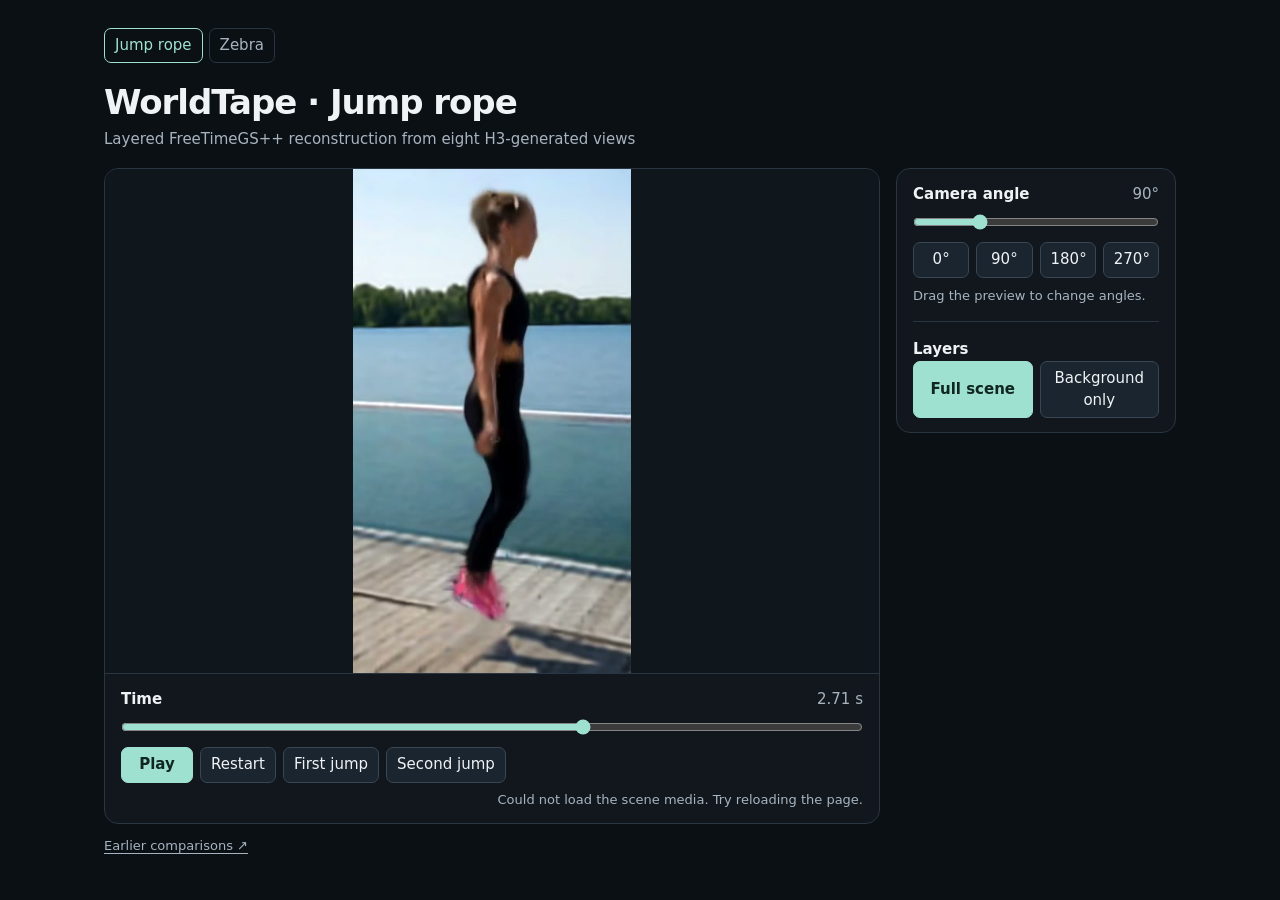
<file: index.html>
<!doctype html>
<html lang="en">
<head>
<meta charset="utf-8">
<meta name="viewport" content="width=device-width, initial-scale=1">
<meta name="description" content="Explore the layered WorldTape jump-rope reconstruction across 32 viewpoints and a synchronized timeline.">
<link rel="preload" as="image" href="assets/layered-jump-rope/poster_f065.jpg">
<title>WorldTape · Jump-rope reconstruction</title>
<link rel="stylesheet" href="demo-nav.css">
<link rel="stylesheet" href="demo-layout.css">
</head>
<body>
<main>
  <nav class="demo-nav" aria-label="Reconstruction demos">
    <a href="./" aria-current="page">Jump rope</a>
    <a href="zebra.html">Zebra</a>
  </nav>
  <header>
    <h1>WorldTape · Jump rope</h1>
    <p>Layered FreeTimeGS++ reconstruction from eight H3-generated views</p>
  </header>
  <div class="layout">
    <div class="player">
      <section class="stage" aria-label="Layered scene preview">
        <canvas id="view" width="352" height="640" aria-label="Reconstructed jumper. Drag left or right or use the camera slider to change angle."></canvas>
        <video id="atlas" preload="auto" muted playsinline loop src="assets/layered-jump-rope/angles-lite.mp4"></video>
      </section>
      <section class="timeline" aria-label="Playback">
        <div class="row"><label for="time"><strong>Time</strong></label><output id="time-value" for="time">2.71 s</output></div>
        <input class="range" id="time" type="range" min="0" max="104" value="65">
        <div class="timeline-actions">
          <button id="play" type="button">Play</button>
          <button id="restart" type="button">Restart</button>
          <button type="button" data-frame="65">First jump</button>
          <button type="button" data-frame="88">Second jump</button>
          <p id="status" role="status">Loading reconstruction…</p>
        </div>
      </section>
    </div>
    <aside class="controls" aria-label="View settings">
      <div class="section">
        <div class="row"><label for="angle"><strong>Camera angle</strong></label><output id="angle-value" for="angle">90°</output></div>
        <input class="range" id="angle" type="range" min="0" max="31" value="8">
        <div class="buttons angles">
          <button type="button" data-angle="0">0°</button>
          <button type="button" data-angle="8">90°</button>
          <button type="button" data-angle="16">180°</button>
          <button type="button" data-angle="24">270°</button>
        </div>
        <p class="hint">Drag the preview to change angles.</p>
      </div>
      <div class="section">
        <div class="row"><h2>Layers</h2></div>
        <div class="buttons">
          <button id="combined" type="button" aria-pressed="true">Full scene</button>
          <button id="background" type="button" aria-pressed="false">Background only</button>
        </div>
      </div>
    </aside>
  </div>
  <footer><a href="comparison.html">Earlier comparisons ↗</a></footer>
</main>
<script>
"use strict";
const $ = id => document.getElementById(id);
const video = $("atlas"), view = $("view"), ctx = view.getContext("2d");
const angleInput = $("angle"), timeInput = $("time");
const angleValue = $("angle-value"), timeValue = $("time-value");
const status = $("status"), play = $("play");
const backdrop = new Image(), poster = new Image();
const fps = 24, frames = 105, count = 32, columns = 8;
const tileWidth = 192, tileHeight = 348;
const { width, height } = view;
let angle = 8, frame = 65, layer = "combined", pending = 65, drag = null;
let ready = false, drawTicket = 0, seekTicket = 0;
let lastAngle = -1, lastFrame = -1, painted = false;
const readyMessage = "32 rendered viewpoints · 24 fps";
function updateLabels() {
  const degrees = String(Number((angle * 360 / count).toFixed(2)));
  const seconds = (frame / fps).toFixed(2) + " s";
  if (lastAngle !== angle) {
    angleValue.textContent = degrees + "°";
    angleInput.setAttribute("aria-valuetext", degrees + " degrees");
    angleInput.value = angle;
    lastAngle = angle;
  }
  if (lastFrame !== frame) {
    timeValue.textContent = seconds;
    timeInput.setAttribute("aria-valuetext", seconds);
    timeInput.value = frame;
    lastFrame = frame;
  }
}
function draw() {
  drawTicket = 0;
  const media = layer === "background" ? backdrop : video;
  const missing = media === video ? (video.readyState < 2 || video.seeking) : !backdrop.naturalWidth;
  if (missing) {
    if (!painted && poster.naturalWidth) {
      ctx.drawImage(poster, 0, 0, width, height);
      painted = true;
    }
    return;
  }
  const x = (angle % columns) * tileWidth, y = Math.floor(angle / columns) * tileHeight;
  ctx.drawImage(media, x, y, tileWidth, tileHeight, 0, 0, width, height);
  painted = true;
}
function requestDraw() {
  if (!drawTicket) drawTicket = requestAnimationFrame(draw);
}
function setAngle(value) {
  const next = ((Number(value) % count) + count) % count;
  if (next === angle) return;
  angle = next;
  updateLabels();
  requestDraw();
}
function flushSeek() {
  if (!video.duration || video.seeking || pending === null) return;
  const target = Math.min(video.duration - .001, pending / fps + .002);
  pending = null;
  if (Math.abs(video.currentTime - target) > .001) video.currentTime = target;
  else requestDraw();
}
function seek(value) {
  frame = Math.max(0, Math.min(frames - 1, Number(value)));
  pending = frame;
  updateLabels();
  if (!seekTicket) seekTicket = requestAnimationFrame(() => {
    seekTicket = 0;
    flushSeek();
  });
}
function tick(_, metadata) {
  if (pending === null && !video.paused && !video.seeking) {
    const actual = metadata ? metadata.mediaTime : video.currentTime;
    const next = Math.min(frames - 1, Math.floor(actual * fps + .005));
    if (frame !== next) {
      frame = next;
      updateLabels();
    }
  }
  if (layer === "combined") requestDraw();
  if ("requestVideoFrameCallback" in video) video.requestVideoFrameCallback(tick);
}
function stopPlayback() {
  video.pause();
  play.textContent = "Play";
}
video.addEventListener("loadedmetadata", () => seek(pending ?? frame));
video.addEventListener("canplay", () => {
  ready = true;
  if (layer === "combined") status.textContent = readyMessage;
  requestDraw();
});
video.addEventListener("seeked", () => {
  flushSeek();
  requestDraw();
});
video.addEventListener("error", () => {
  status.textContent = "Could not load the scene media. Try reloading the page.";
});
if ("requestVideoFrameCallback" in video) video.requestVideoFrameCallback(tick);
else video.addEventListener("timeupdate", () => tick());
backdrop.onload = () => {
  status.textContent = readyMessage;
  requestDraw();
};
backdrop.onerror = () => { status.textContent = "Could not load the background layer."; };
poster.onload = requestDraw;
poster.src = "assets/layered-jump-rope/poster_f065.jpg";
angleInput.addEventListener("input", e => setAngle(e.target.value));
timeInput.addEventListener("input", e => {
  stopPlayback();
  seek(e.target.value);
});
document.querySelectorAll("[data-angle]").forEach(el => el.addEventListener("click", () => setAngle(el.dataset.angle)));
document.querySelectorAll("[data-frame]").forEach(el => el.addEventListener("click", () => {
  stopPlayback();
  seek(el.dataset.frame);
}));
$("restart").addEventListener("click", () => seek(0));
play.addEventListener("click", async () => {
  if (!ready) return;
  if (!video.paused) return stopPlayback();
  try { await video.play(); play.textContent = "Pause"; }
  catch { status.textContent = "Playback failed. Try reloading the page."; }
});
for (const name of ["combined", "background"]) $(name).addEventListener("click", () => {
  layer = name;
  $("combined").setAttribute("aria-pressed", String(name === "combined"));
  $("background").setAttribute("aria-pressed", String(name === "background"));
  if (name === "background" && !backdrop.src) {
    status.textContent = "Loading background…";
    backdrop.src = "assets/layered-jump-rope/background-lite.jpg";
  } else if (name === "combined" && ready) {
    status.textContent = readyMessage;
  }
  requestDraw();
});
view.addEventListener("pointerdown", e => {
  if (e.button !== 0) return;
  drag = {x:e.clientX, angle};
  view.setPointerCapture(e.pointerId);
  view.classList.add("dragging");
});
view.addEventListener("pointermove", e => {
  if (drag) setAngle(drag.angle + Math.round((e.clientX - drag.x) / 10));
});
for (const name of ["pointerup", "pointercancel", "lostpointercapture"]) view.addEventListener(name, () => {
  drag = null;
  view.classList.remove("dragging");
});
updateLabels();
</script>
</body>
</html>
</file>
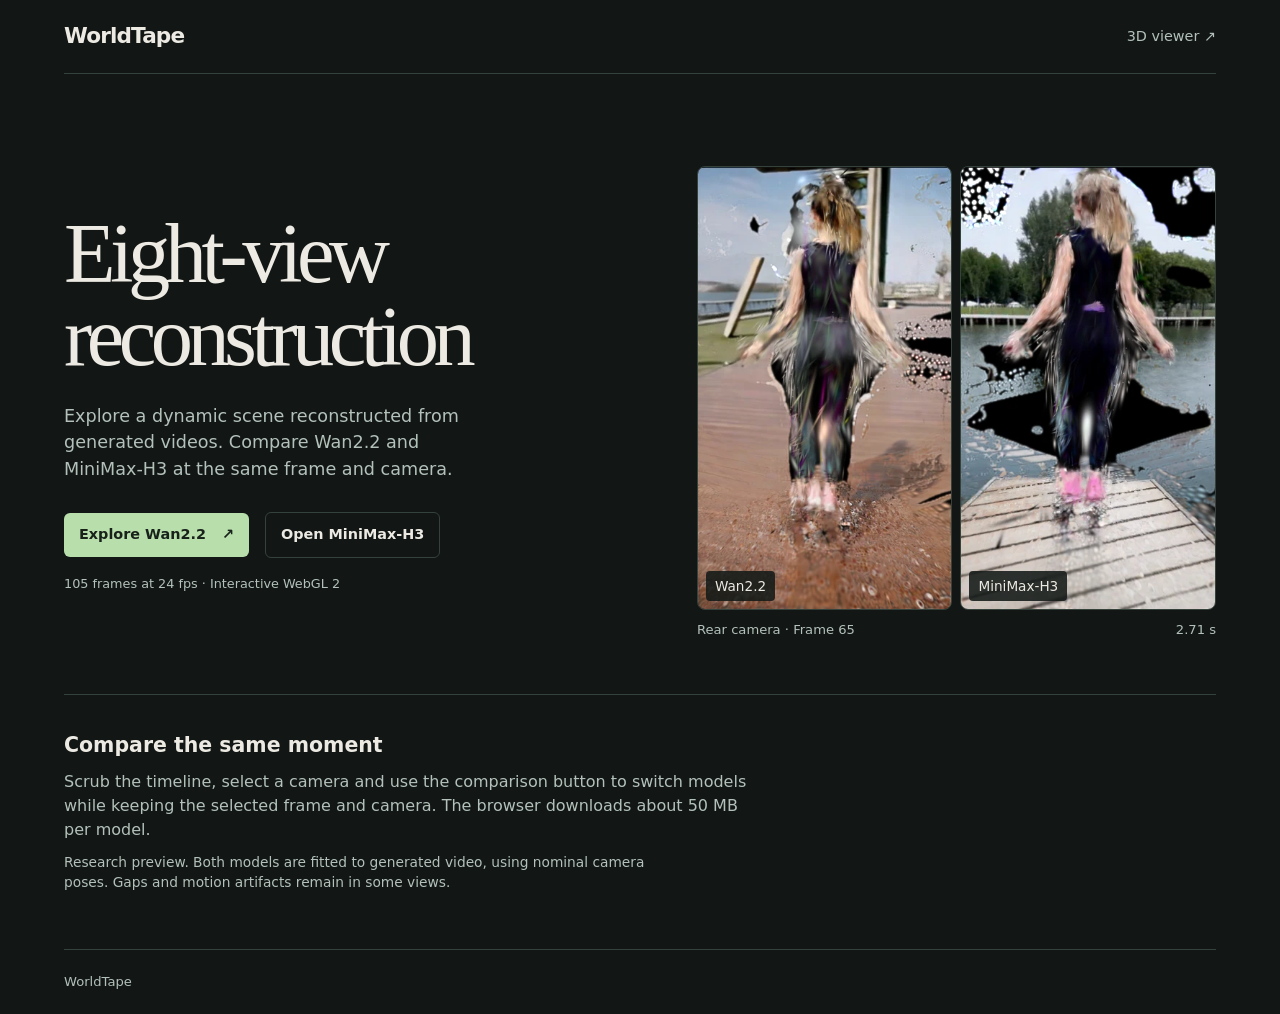
<file: comparison.html>
<!doctype html>
<html lang="en">
<head>
  <meta charset="utf-8">
  <meta name="viewport" content="width=device-width, initial-scale=1">
  <meta name="description" content="Compare Wan2.2 and MiniMax-H3 dynamic scene reconstructions at the same time and viewpoint.">
  <title>WorldTape · Interactive Reconstruction</title>
  <link rel="stylesheet" href="home.css">
</head>
<body>
  <header class="site-header">
    <a class="brand" href="./">WorldTape</a>
    <a href="viewer.html?asset=wan-ring8">3D viewer <span aria-hidden="true">↗</span></a>
  </header>
  <main>
    <section class="hero" aria-labelledby="title">
      <div class="intro">
        <h1 id="title">Eight-view<br>reconstruction</h1>
        <p>Explore a dynamic scene reconstructed from generated videos. Compare Wan2.2 and MiniMax-H3 at the same frame and camera.</p>
        <div class="actions">
          <a class="primary" href="viewer.html?asset=wan-ring8&amp;frame=65&amp;camera=3">Explore Wan2.2 <span aria-hidden="true">↗</span></a>
          <a class="secondary" href="viewer.html?asset=h3-ring8&amp;frame=65&amp;camera=3">Open MiniMax-H3</a>
        </div>
        <p class="metadata">105 frames at 24 fps · Interactive WebGL 2</p>
      </div>
      <figure class="comparison">
        <div class="stills">
          <a href="viewer.html?asset=wan-ring8&amp;frame=65&amp;camera=5">
            <img src="images/wan-180.webp" width="352" height="614" alt="Wan2.2 rear-view reconstruction of the person jumping rope">
            <span>Wan2.2</span>
          </a>
          <a href="viewer.html?asset=h3-ring8&amp;frame=65&amp;camera=5">
            <img src="images/h3-180.webp" width="352" height="614" alt="MiniMax-H3 rear-view reconstruction at the same frame">
            <span>MiniMax-H3</span>
          </a>
        </div>
        <figcaption>Rear camera · Frame 65 <span>2.71 s</span></figcaption>
      </figure>
    </section>
    <section class="notes" aria-label="How to compare">
      <h2>Compare the same moment</h2>
      <p>Scrub the timeline, select a camera and use the comparison button to switch models while keeping the selected frame and camera. The browser downloads about <span id="download-size">50 MB</span> per model.</p>
      <p class="scope">Research preview. Both models are fitted to generated video, using nominal camera poses. Gaps and motion artifacts remain in some views.</p>
    </section>
  </main>
  <footer>WorldTape</footer>
</body>
</html>
</file>
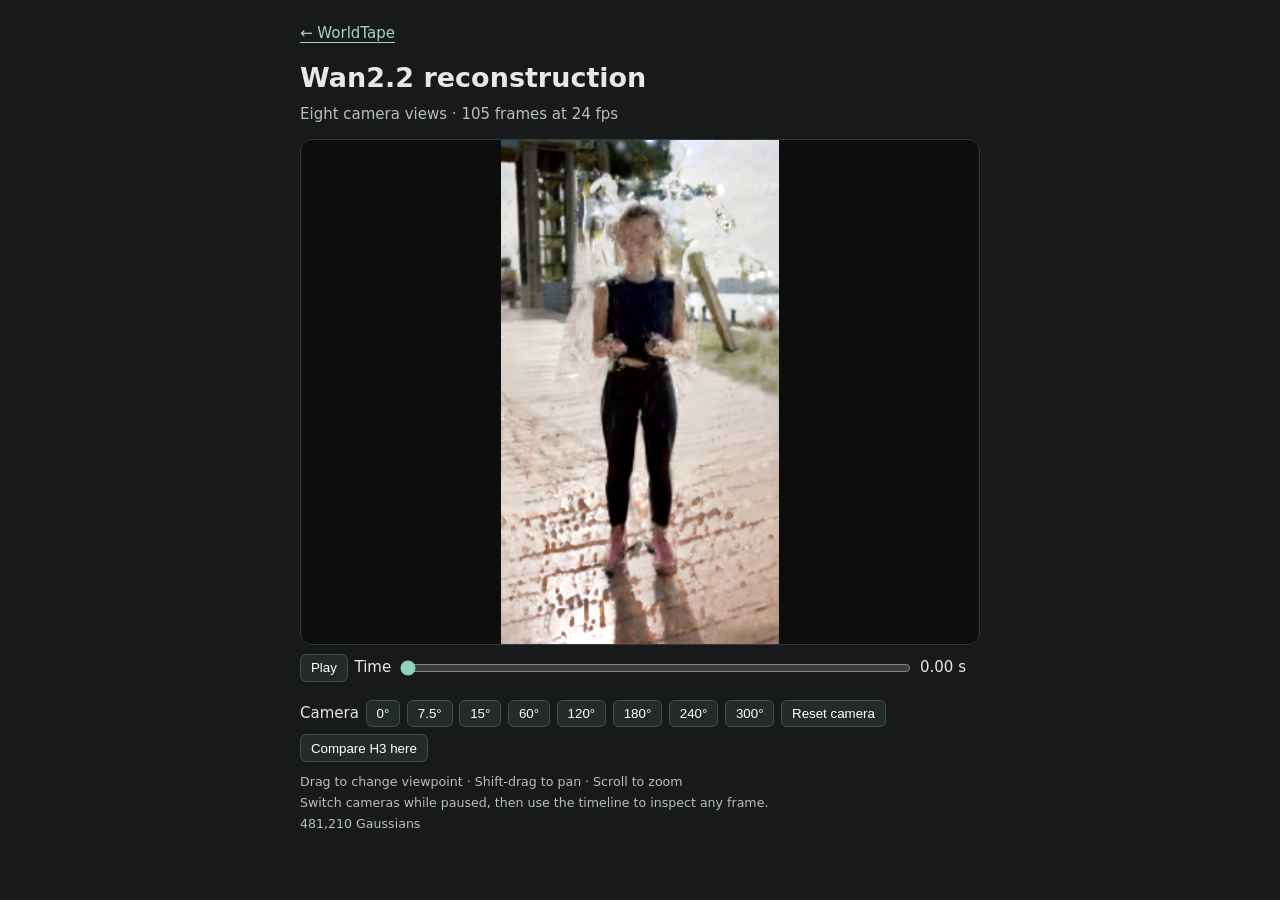
<file: viewer.html>
<!doctype html>
<html lang="en">
<head>
  <meta charset="utf-8">
  <meta name="viewport" content="width=device-width, initial-scale=1">
  <title>WorldTape · 3D viewer</title>
  <link rel="stylesheet" href="viewer.css">
</head>
<body>
  <main>
    <header>
      <a class="back" href="./">← WorldTape</a>
      <h1>3D viewer</h1>
      <p id="sceneLabel">Eight camera views · 105 frames at 24 fps</p>
    </header>
    <div class="stage" id="stage">
      <canvas id="scene" aria-label="Dynamic 3D reconstruction"></canvas>
      <p id="load" role="status">Loading reconstruction…</p>
    </div>
    <section aria-label="Playback controls">
      <div class="controls time-controls">
        <button id="play" type="button" disabled>Play</button>
        <label for="time">Time</label>
        <input id="time" type="range" min="0" max="0" value="0" step="1" disabled>
        <output id="timeLabel">0.00 s</output>
      </div>
    </section>
    <section aria-label="Camera controls">
      <div class="controls">
        <span>Camera</span>
        <button type="button" id="reset" disabled>Reset camera</button>
      </div>
      <p class="hint" id="cameraHint">Drag to change viewpoint · Shift-drag to pan · Scroll to zoom</p>
      <p class="hint" id="coverageHint"></p>
      <p id="diagnostics" class="hint"></p>
    </section>
  </main>
  <script type="module" src="viewer.js"></script>
</body>
</html>
</file>
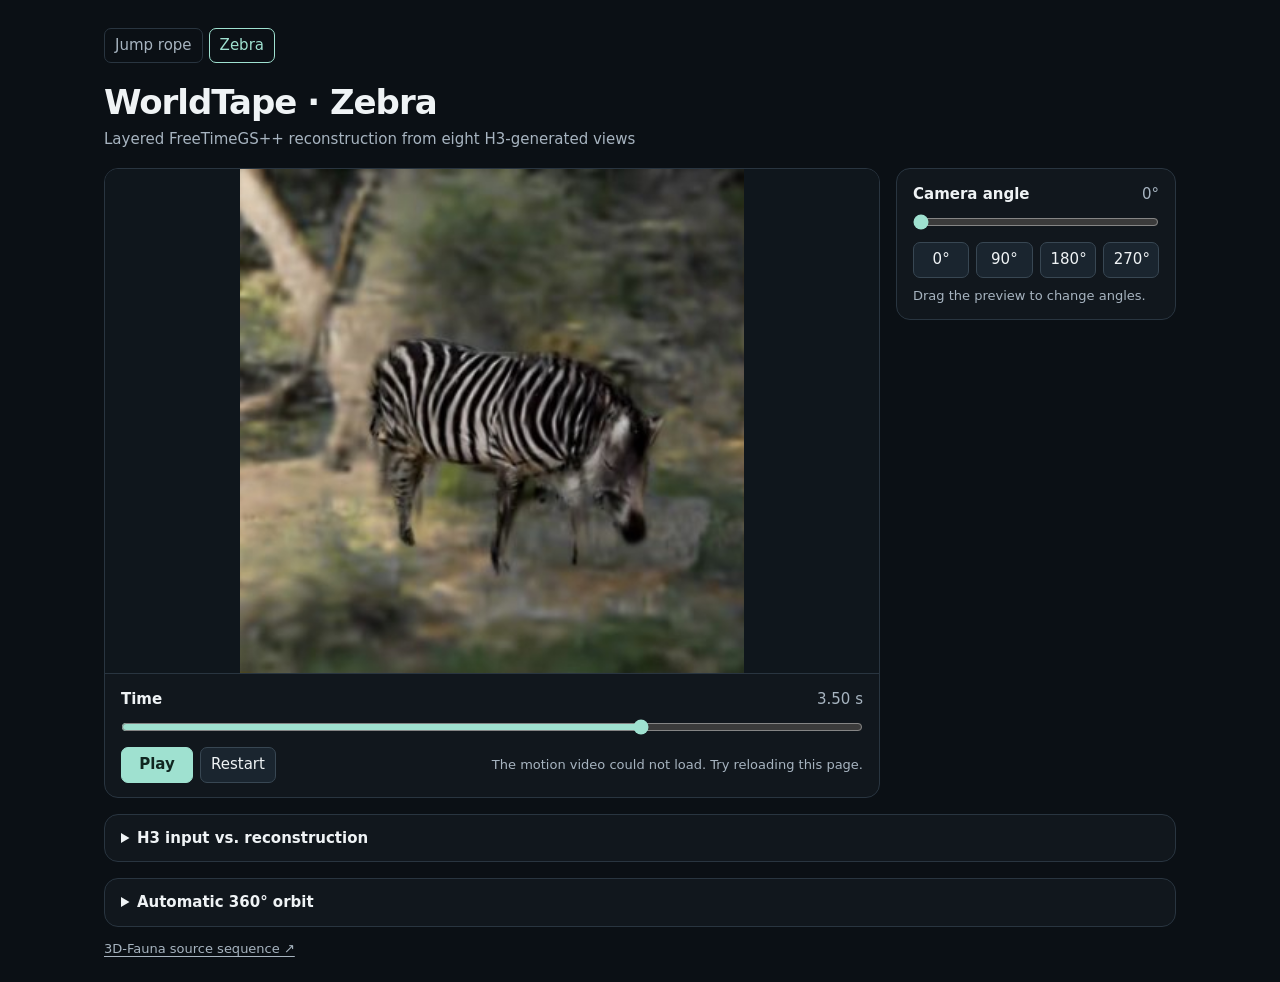
<file: zebra.html>
<!doctype html>
<html lang="en">
<head>
<meta charset="utf-8">
<meta name="viewport" content="width=device-width, initial-scale=1">
<meta name="description" content="Explore the WorldTape zebra reconstruction in 360 degrees and compare it with the H3 input views.">
<title>WorldTape · Zebra reconstruction</title>
<link rel="stylesheet" href="demo-nav.css">
<link rel="preload" as="image" href="assets/layered-zebra/poster.jpg">
<link rel="stylesheet" href="demo-layout.css">
</head>
<body class="zebra">
<main>
  <nav class="demo-nav" aria-label="Reconstruction demos">
    <a href="./">Jump rope</a>
    <a href="zebra.html" aria-current="page">Zebra</a>
  </nav>
  <header>
    <h1>WorldTape · Zebra</h1>
    <p>Layered FreeTimeGS++ reconstruction from eight H3-generated views</p>
  </header>
  <div class="layout">
    <div class="player">
      <section class="stage" aria-label="Zebra reconstruction">
        <canvas id="view" width="320" height="320" aria-label="Reconstructed zebra. Drag horizontally to change the camera."></canvas>
        <video id="motion" preload="auto" muted playsinline loop aria-hidden="true" src="assets/layered-zebra/motion-atlas.mp4"></video>
      </section>
      <section class="timeline" aria-label="Playback">
        <div class="row"><label for="time"><strong>Time</strong></label><output id="time-value" for="time">3.50 s</output></div>
        <input class="range" id="time" type="range" min="0" max="119" value="84" aria-valuetext="3.50 seconds">
        <div class="timeline-actions">
          <button id="play" type="button">Play</button>
          <button id="restart" type="button">Restart</button>
          <p id="status" role="status">Loading motion…</p>
        </div>
      </section>
    </div>
    <aside class="controls" aria-label="View settings">
      <div class="section">
        <div class="row"><label for="angle"><strong>Camera angle</strong></label><output id="angle-value" for="angle">0°</output></div>
        <input class="range" id="angle" type="range" min="0" max="23" value="0" aria-valuetext="0 degrees">
        <div class="buttons angles">
          <button type="button" data-angle="0">0°</button>
          <button type="button" data-angle="6">90°</button>
          <button type="button" data-angle="12">180°</button>
          <button type="button" data-angle="18">270°</button>
        </div>
        <p class="hint">Drag the preview to change angles.</p>
      </div>
    </aside>
  </div>
  <details>
    <summary>H3 input vs. reconstruction</summary>
    <p>H3 input on top and reconstructed views below, at four fixed cameras.</p>
    <video controls muted playsinline preload="none" src="assets/layered-zebra/comparison.mp4" aria-label="Four fixed views comparing H3 input to the reconstruction"></video>
  </details>
  <details>
    <summary>Automatic 360° orbit</summary>
    <video controls muted playsinline preload="none" src="assets/layered-zebra/orbit.mp4" aria-label="Five-second orbit with synchronized motion"></video>
  </details>
  <footer><a href="https://kyleleey.github.io/3DFauna/">3D-Fauna source sequence ↗</a></footer>
</main>
<script src="zebra-player.js" defer></script>
</body>
</html>
</file>
<file: demo-nav.css>
.demo-nav{display:flex;flex-wrap:wrap;gap:6px;margin-bottom:14px}
.demo-nav a{padding:5px 10px;border:1px solid var(--line);border-radius:7px;color:var(--muted);text-decoration:none}
.demo-nav a:hover{border-color:var(--accent);color:var(--ink)}
.demo-nav a[aria-current="page"]{border-color:var(--accent);color:var(--accent)}
.demo-nav a:focus-visible{outline:2px solid var(--accent);outline-offset:3px}
</file>
<file: demo-layout.css>
:root {
  color-scheme: dark;
  --surface: #11171d;
  --line: #293540;
  --muted: #a7b4c0;
  --ink: #eff3f5;
  --accent: #9fe1d0;
}
* { box-sizing: border-box; }
body { margin: 0; background: #0b1015; color: var(--ink); font: 15px/1.5 system-ui, sans-serif; }
main { max-width: 1120px; margin: 0 auto; padding: 28px 24px 24px; }
header { margin-bottom: 18px; }
h1, h2, p { margin: 0; }
h1 { font-size: clamp(22px, 3.2vw, 34px); font-weight: 650; letter-spacing: -.03em; }
h2 { font-size: 15px; font-weight: 650; }
p, output { color: var(--muted); }
.layout { display: grid; grid-template-columns: minmax(0, 1fr) minmax(245px, 280px); align-items: start; gap: 16px; }
.player, .controls, details { background: var(--surface); border: 1px solid var(--line); border-radius: 14px; min-width: 0; }
.player { overflow: hidden; }
.stage { position: relative; display: grid; grid-template-rows: minmax(0, 1fr); place-items: center; height: clamp(260px, 56vh, 540px); overflow: hidden; background: #0f161c; }
.stage canvas { display: block; width: auto; height: 100%; max-width: 100%; object-fit: contain; cursor: grab; touch-action: pan-y; }
.stage canvas.dragging { cursor: grabbing; }
.stage video { position: absolute; width: 1px; height: 1px; opacity: 0; pointer-events: none; }
.zebra .stage canvas { background: center / contain no-repeat url("assets/layered-zebra/poster.jpg"); }
.controls, .timeline { padding: 14px 16px; }
.timeline { border-top: 1px solid var(--line); }
.section + .section { border-top: 1px solid var(--line); margin-top: 16px; padding-top: 16px; }
.row { display: flex; justify-content: space-between; align-items: center; gap: 10px; }
output { font-variant-numeric: tabular-nums; }
.buttons { display: grid; gap: 7px; grid-template-columns: repeat(2, minmax(0, 1fr)); }
.angles { grid-template-columns: repeat(4, minmax(0, 1fr)); }
.timeline-actions { display: flex; flex-wrap: wrap; align-items: center; gap: 7px; }
button { border: 1px solid #384753; border-radius: 7px; background: #1a252f; color: var(--ink); font: inherit; min-height: 36px; padding: 5px 10px; cursor: pointer; }
button:hover { border-color: var(--accent); }
button[aria-pressed="true"], #play { background: var(--accent); border-color: var(--accent); color: #102620; font-weight: 650; }
#play { min-width: 72px; }
button:focus-visible, input:focus-visible, summary:focus-visible { outline: 2px solid var(--accent); outline-offset: 3px; }
.range { display: block; width: 100%; margin: 8px 0 12px; accent-color: var(--accent); }
.hint, #status { font-size: 13px; }
.hint { margin-top: 8px; }
#status { margin-left: auto; }
details { margin-top: 16px; padding: 12px 16px; }
summary { cursor: pointer; font-weight: 650; }
details p { margin-top: 8px; }
details video { display: block; width: 100%; max-height: 66vh; margin-top: 8px; }
footer { margin-top: 12px; font-size: 13px; }
footer a { color: var(--muted); text-underline-offset: 3px; }
@media (max-width: 700px) {
  main { padding: 16px 12px; }
  .layout { grid-template-columns: minmax(0, 1fr); }
  .stage { height: clamp(232px, 48vh, 400px); }
  #status { flex-basis: 100%; margin-left: 0; }
}
</file>
<file: home.css>
:root {
  color: #eceae2;
  background: #121716;
  color-scheme: dark;
  font: 16px/1.5 system-ui, sans-serif;
  --quiet: #b3c1ba;
  --green: #b8dfab;
  --edge: #35413b;
}
* { box-sizing: border-box; }
body { margin: 0; }
a { color: inherit; text-underline-offset: .25em; }
a:focus-visible { outline: 2px solid var(--green); outline-offset: 4px; }
.site-header, main, footer { width: min(1152px, calc(100% - 48px)); margin: auto; }
.site-header { display: flex; align-items: center; justify-content: space-between; min-height: 74px; border-bottom: 1px solid var(--edge); }
.site-header a { text-decoration: none; }
.site-header a:hover { color: var(--green); }
.brand { font-weight: 700; letter-spacing: -.04em; font-size: 1.35rem; }
.site-header a:last-child { color: var(--quiet); font-size: .9rem; }
.hero { display: grid; grid-template-columns: 1.05fr 1fr; align-items: center; gap: clamp(24px, 7vw, 88px); padding: clamp(40px, 8vw, 92px) 0 54px; }
h1 { margin: 0 0 24px; font: 500 clamp(3.1rem, 6.6vw, 6.45rem)/.98 Georgia, serif; letter-spacing: -.065em; }
.intro > p { color: var(--quiet); max-width: 36ch; margin: 0; font-size: 1.1rem; }
.actions { display: flex; flex-wrap: wrap; align-items: center; gap: 16px; margin-top: 30px; }
.actions a { display: inline-flex; align-items: center; gap: 16px; font-size: .9rem; font-weight: 600; padding: 11px 15px; border-radius: 6px; }
.actions .primary { color: #18221b; background: var(--green); text-decoration: none; }
.actions .secondary { border: 1px solid var(--edge); text-decoration: none; }
.actions .primary:hover { background: #d1f4c5; }
.actions .secondary:hover { border-color: var(--green); color: var(--green); }
.intro .metadata { margin-top: 16px; font-size: .8rem; }
.comparison { margin: 0; }
.stills { display: grid; grid-template-columns: repeat(2, minmax(0, 1fr)); gap: 8px; }
.stills a { display: block; position: relative; border: 1px solid var(--edge); border-radius: 8px; overflow: hidden; }
.stills img { display: block; width: 100%; height: auto; }
.stills span { position: absolute; left: 8px; bottom: 8px; border-radius: 4px; background: #141a17df; padding: 5px 9px; font-size: clamp(.69rem, 1.2vw, .85rem); }
figcaption { display: flex; justify-content: space-between; color: var(--quiet); margin-top: 10px; font-size: .82rem; }
.notes { border-top: 1px solid var(--edge); padding: 35px 0 48px; }
.notes h2 { margin: 0 0 9px; font-size: 1.28rem; font-weight: 580; }
.notes p { margin: .6em 0; max-width: 69ch; color: var(--quiet); }
.notes .scope { font-size: .86rem; }
footer { border-top: 1px solid var(--edge); color: var(--quiet); font-size: .82rem; padding: 22px 0; }
@media (max-width: 760px) {
  .site-header, main, footer { width: calc(100% - 32px); }
  .hero { grid-template-columns: 1fr; gap: 30px; margin: 0 auto; padding-top: 42px; }
  h1 { margin-bottom: 16px; }
  .stills { max-width: 510px; }
  figcaption { max-width: 510px; }
  .actions { margin-top: 20px; }
}
</file>
<file: viewer.css>
:root {
  font: 15px/1.55 system-ui, sans-serif;
  color: #e9e8e2;
  background: #17191a;
  color-scheme: dark;
}
body { margin: 0; }
main { max-width: 680px; margin: auto; padding: 22px 16px; }
.eyebrow { font-size: .72rem; letter-spacing: .16em; color: #a5d5c9; }
h1 { margin: 0; font-size: clamp(1.3rem, 3vw, 1.8rem); }
header > p:last-child { margin: .25rem 0 .85rem; color: #b9bfbd; }
.stage { position: relative; text-align: center; background: #0c0e0e; border: 1px solid #333b3a; border-radius: 12px; }
canvas { display: block; width: auto; height: min(56vh, 560px); max-width: 100%; margin: auto; touch-action: none; cursor: grab; }
canvas:active { cursor: grabbing; }
#load { position: absolute; inset: auto 0 0; padding: .6rem; background: #101515e6; }
#load[hidden] { display: none; }
.controls { display: flex; flex-wrap: wrap; align-items: center; gap: .45rem; padding: .6rem 0; }
.time-controls { flex-wrap: nowrap; }
#time { min-width: 4rem; flex: 1; accent-color: #8cd4bd; }
output { min-width: 4rem; font-variant-numeric: tabular-nums; }
button { padding: .36rem .66rem; border: 1px solid #40504e; border-radius: 6px; background: #222b2a; }
button:not(:disabled) { cursor: pointer; }
button:not(:disabled):hover { background: #354844; }
button:focus-visible, input:focus-visible { outline: 2px solid #9cddc9; }
.hint { margin: .1rem 0; color: #b9bfbd; font-size: .84rem; }
.back { color: #a5d5c9; display: inline-block; margin-bottom: 12px; text-underline-offset: .25em; }
#load { margin: 0; }
</file>
